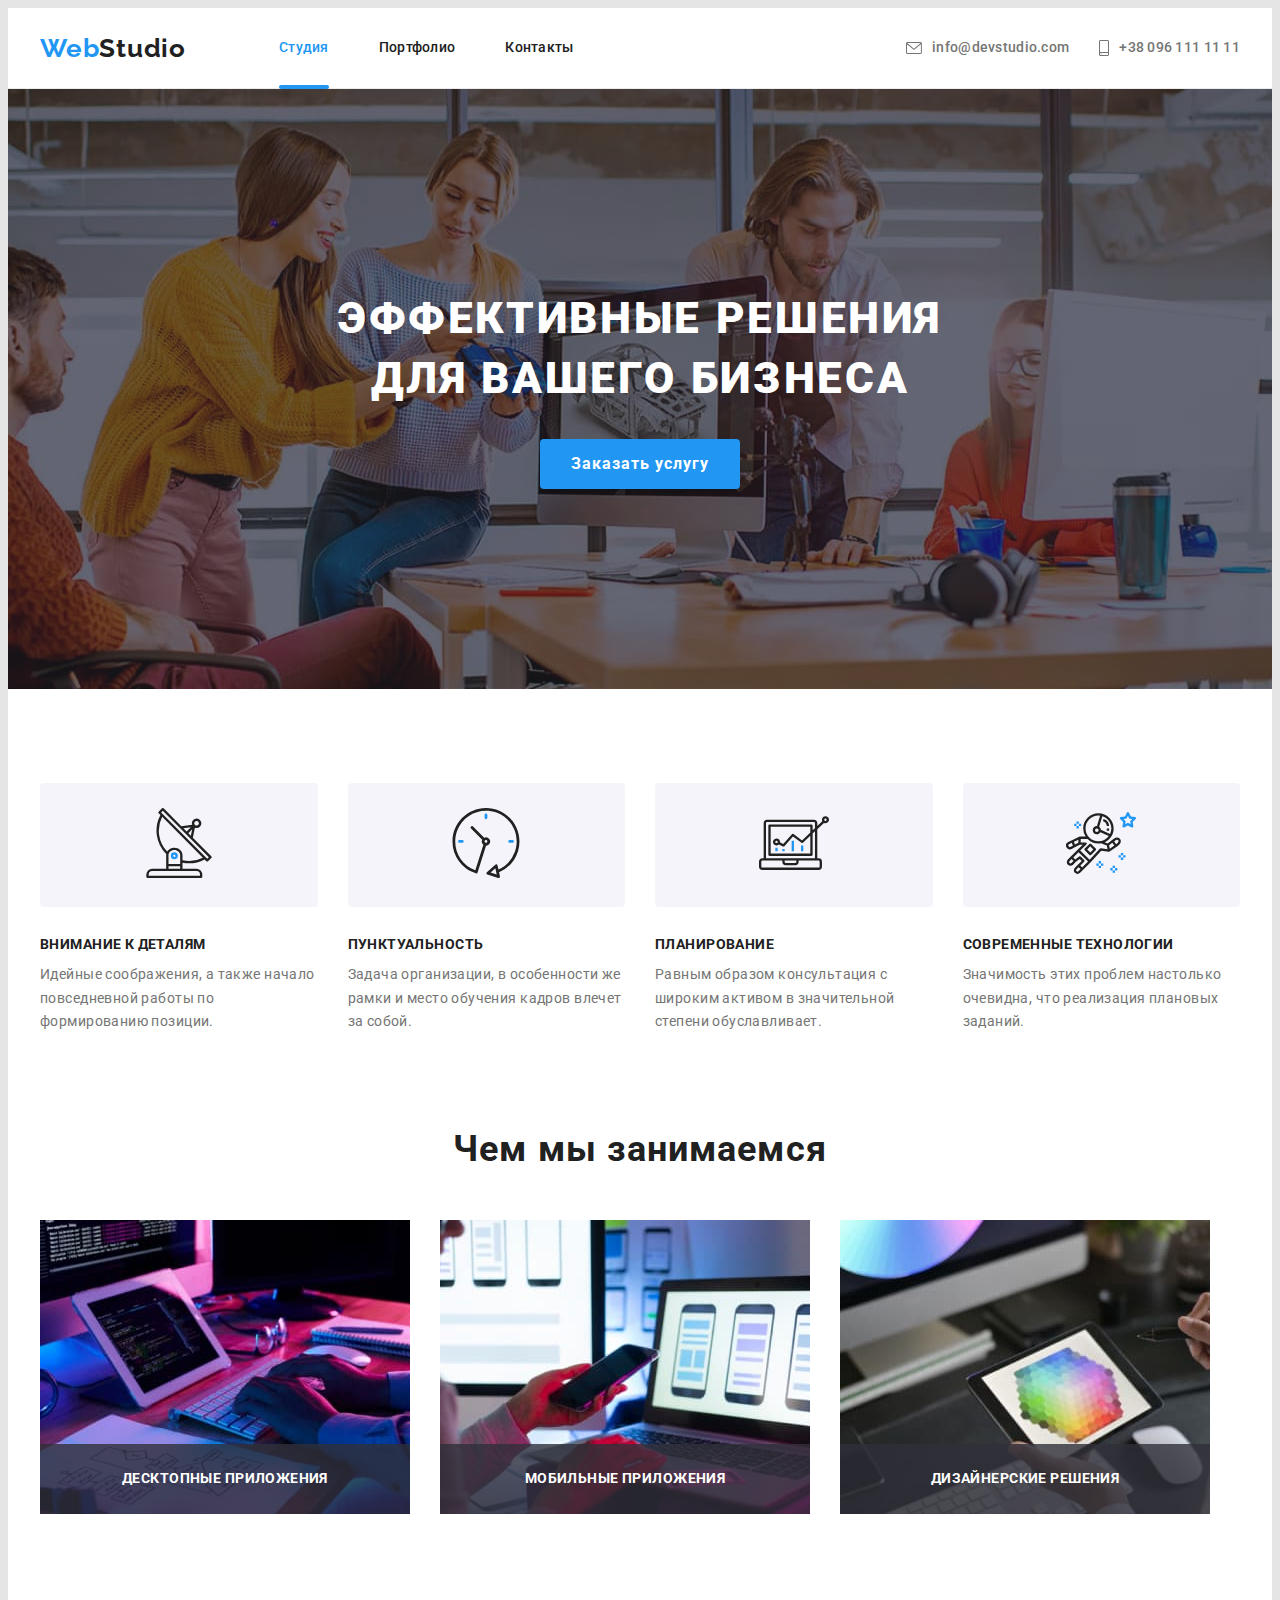
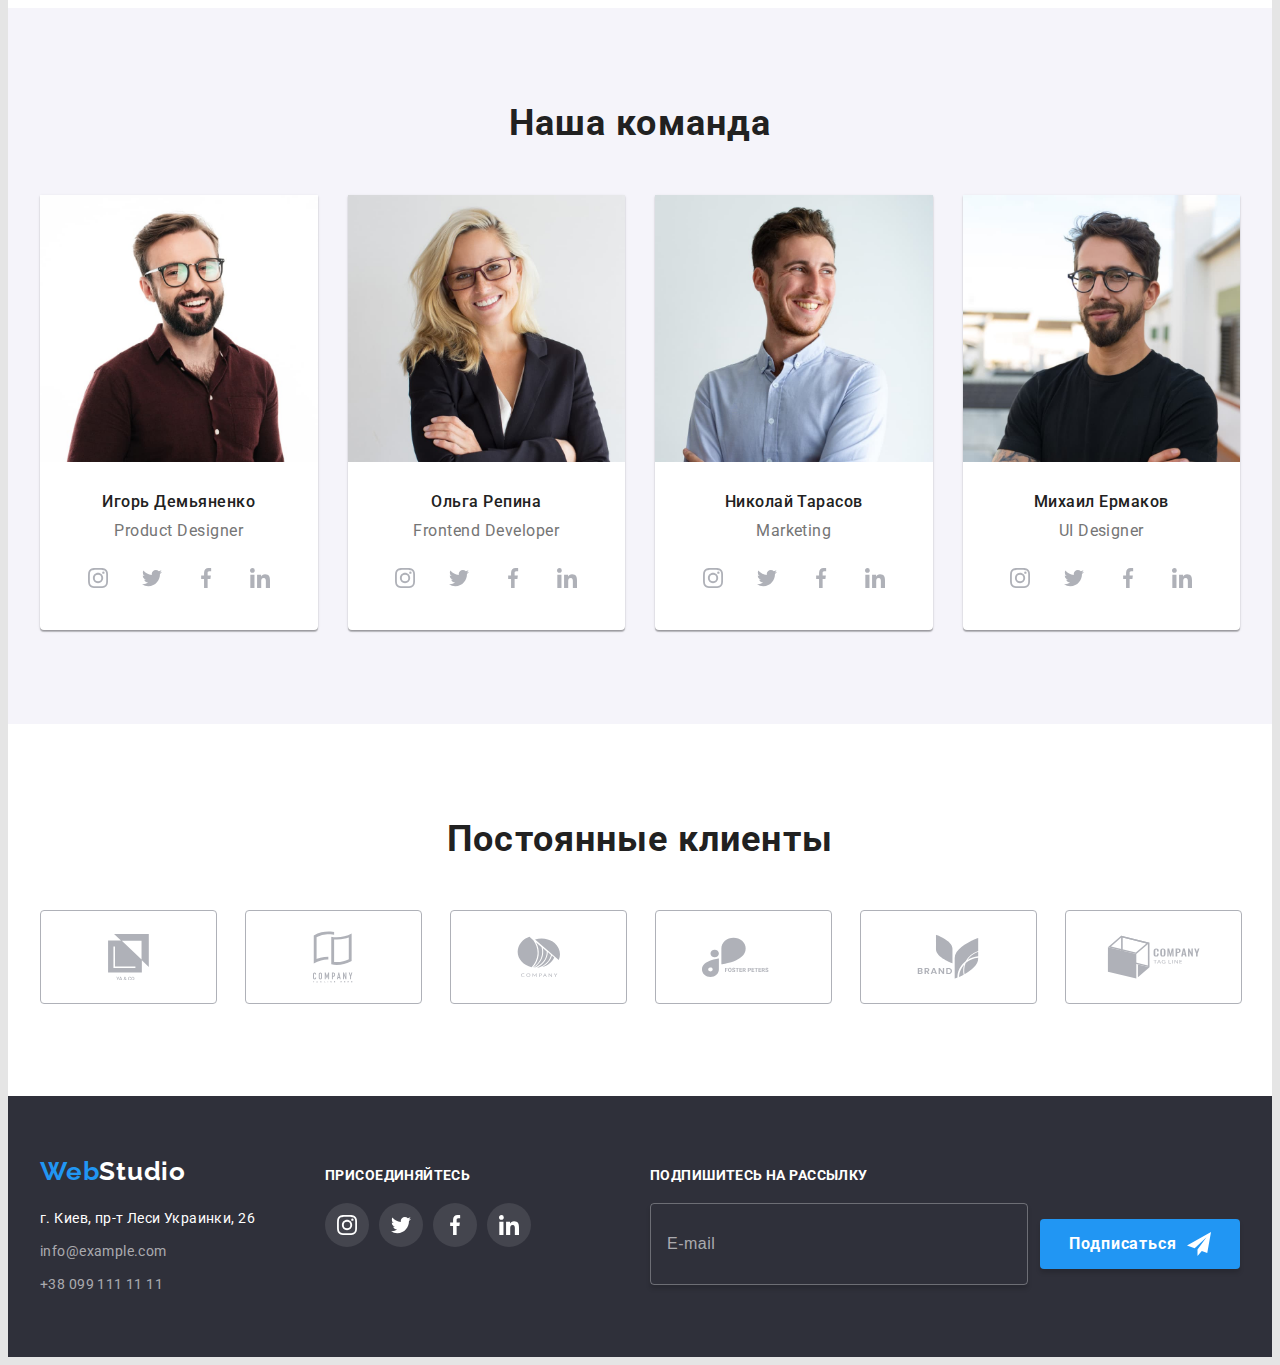
<file: index.html>
<!DOCTYPE html>
<html lang="ru">
  <head>
    <meta charset="UTF-8" />
    <meta http-equiv="X-UA-Compatible" content="IE=edge" />
    <meta name="viewport" content="width=device-width, initial-scale=1.0" />
    <title lang="en">Web Studio</title>
    <link rel="preconnect" href="https://fonts.googleapis.com" />
    <link rel="preconnect" href="https://fonts.gstatic.com" crossorigin />
    <link
      href="https://fonts.googleapis.com/css2?family=Raleway:wght@700&family=Roboto:wght@400;500;700;900&display=swap"
      rel="stylesheet"
    />
    <link
      rel="stylesheet"
      href="https://cdnjs.cloudflare.com/ajax/libs/modern-normalize/1.1.0/modern-normalize.min.css"
      integrity="sha512-wpPYUAdjBVSE4KJnH1VR1HeZfpl1ub8YT/NKx4PuQ5NmX2tKuGu6U/JRp5y+Y8XG2tV+wKQpNHVUX03MfMFn9Q=="
      crossorigin="anonymous"
      referrerpolicy="no-referrer"
    />
    <link rel="stylesheet" href="./css/main.min.css" />
  </head>
  <body>
    <header class="header">
      <div class="container header__container">
        <a href="" class="logo header__logo link"
          ><span class="logo__accent">Web</span>Studio</a
        >
        <button type="button" class="menu-open-btn menu-btn">
          <svg
            width="40"
            height="40"
            aria-level="Переключатель мобильного меню"
          >
            <use
              class="menu-icon menu-open-icon"
              href="./images/icons.svg#icon-open-menu"
            ></use>
          </svg>
        </button>
        <nav>
          <ul class="header__nav list">
            <li class="header__item">
              <a
                href="./index.html"
                class="header__link header__link--nav link header__link--current"
                >Студия</a
              >
            </li>
            <li class="header__item">
              <a
                href="./portfolio.html"
                class="header__link header__link--nav link"
                >Портфолио</a
              >
            </li>
            <li class="header__item">
              <a href="" class="header__link header__link--nav link"
                >Контакты</a
              >
            </li>
          </ul>
        </nav>
        <ul class="header__contact list">
          <li class="header__data">
            <a
              href="mailto:info@devstudio.com"
              class="header__link header__link--contact link"
            >
              <svg class="header__icon" width="16" height="12">
                <use href="./images/icons.svg#icon-envelope"></use>
              </svg>
              info@devstudio.com</a
            >
          </li>
          <li class="header__data">
            <a
              href="tel:+380961111111"
              class="header__link header__link--contact link"
              ><svg class="header__icon" width="10" height="16">
                <use href="./images/icons.svg#icon-smartphone"></use>
              </svg>
              +38 096 111 11 11</a
            >
          </li>
        </ul>
      </div>
      <div class="menu is-hidden">
        <button type="button" class="menu-close-btn menu-btn">
          <svg
            width="40"
            height="40"
            aria-level="Переключатель мобильного меню"
          >
            <use
              class="menu-icon menu--close-icon"
              href="./images/icons.svg#icon-close-menu"
            ></use>
          </svg>
        </button>
        <nav>
          <ul class="menu__nav list">
            <li class="menu__item">
              <a
                href="./index.html"
                class="menu__link menu__link--nav link menu__link--current"
                >Студия</a
              >
            </li>
            <li class="menu__item">
              <a href="./portfolio.html" class="menu__link menu__link--nav link"
                >Портфолио</a
              >
            </li>
            <li class="menu__item">
              <a href="" class="menu__link menu__link--nav link">Контакты</a>
            </li>
          </ul>
        </nav>
        <div class="menu__wrap">
          <ul class="menu__contact list">
            <li class="menu__data">
              <a href="tel:+380961111111" class="menu__link menu__tel link"
                >+38 096 111 11 11</a
              >
            </li>
            <li class="menu__data">
              <a
                href="mailto:info@devstudio.com"
                class="menu__link menu__mail link"
                >info@devstudio.com</a
              >
            </li>
          </ul>
          <ul class="menu__soc list">
            <li class="menu__soc-item">
              <a href="" class="menu__soc-link link">Instagram</a>
            </li>
            <li class="menu__soc-item">
              <a href="" class="menu__soc-link link">Twitter</a>
            </li>
            <li class="menu__soc-item">
              <a href="" class="menu__soc-link link">Facebook</a>
            </li>
            <li class="menu__soc-item">
              <a href="" class="menu__soc-link link">LinkedIn</a>
            </li>
          </ul>
        </div>
      </div>
    </header>
    <main>
      <section class="hero">
        <div class="container">
          <h1 class="hero__title">
            Эффективные решения <br />
            для вашего бизнеса
          </h1>
          <button type="button" class="button-main" data-modal-open>
            Заказать услугу
          </button>
        </div>
      </section>
      <section class="features section">
        <div class="container">
          <h2 class="visually-hidden">Особенности</h2>
          <ul class="features__list list">
            <li class="features__item">
              <div class="features__icon-bg">
                <svg class="features__icon" width="70" height="70">
                  <use href="./images/icons.svg#icon-antenna"></use>
                </svg>
              </div>
              <h3 class="features__title">Внимание к деталям</h3>
              <p class="features__text">
                Идейные соображения, а также начало повседневной работы по
                формированию позиции.
              </p>
            </li>
            <li class="features__item">
              <div class="features__icon-bg">
                <svg class="features__icon" width="70" height="70">
                  <use href="./images/icons.svg#icon-clock"></use>
                </svg>
              </div>
              <h3 class="features__title">Пунктуальность</h3>
              <p class="features__text">
                Задача организации, в особенности же рамки и место обучения
                кадров влечет за собой.
              </p>
            </li>
            <li class="features__item">
              <div class="features__icon-bg">
                <svg class="features__icon" width="70" height="70">
                  <use href="./images/icons.svg#icon-diagram"></use>
                </svg>
              </div>
              <h3 class="features__title">Планирование</h3>
              <p class="features__text">
                Равным образом консультация с широким активом в значительной
                степени обуславливает.
              </p>
            </li>
            <li class="features__item">
              <div class="features__icon-bg">
                <svg class="features__icon" width="70" height="70">
                  <use href="./images/icons.svg#icon-astronaut"></use>
                </svg>
              </div>
              <h3 class="features__title">Современные технологии</h3>
              <p class="features__text">
                Значимость этих проблем настолько очевидна, что реализация
                плановых заданий.
              </p>
            </li>
          </ul>
        </div>
      </section>
      <section class="occupation">
        <div class="container">
          <h2 class="section-title">Чем мы занимаемся</h2>
          <ul class="occupation__list list">
            <li class="occupation__item">
              <picture>
                <source
                  srcset="./images/img-1.jpg 1x, ./images/img-1-2x.jpg 2x"
                  media="(min-width:1200px)"
                />
                <img
                  src="./images/img-1.jpg"
                  alt="мужчина программирует"
                  width="370"
                  height="294"
                />
              </picture>
              <div class="occupation__wrap">
                <p class="occupation__text">Десктопные приложения</p>
              </div>
            </li>
            <li class="occupation__item">
              <picture>
                <source
                  srcset="./images/img-2.jpg 1x, ./images/img-2-2x.jpg 2x"
                  media="(min-width:1200px)"
                />
                <img
                  src="./images/img-2.jpg"
                  alt="телефон в женских руках"
                  width="370"
                  height="294"
                />
              </picture>

              <div class="occupation__wrap">
                <p class="occupation__text">Мобильные приложения</p>
              </div>
            </li>
            <li class="occupation__item">
              <picture>
                <source
                  srcset="./images/img-3.jpg 1x, ./images/img-3-2x.jpg 2x"
                  media="(min-width:1200px)"
                />
                <img
                  src="./images/img-3.jpg"
                  alt="цветовой спектр на планшете"
                  width="370"
                  height="294"
                />
              </picture>

              <div class="occupation__wrap">
                <p class="occupation__text">Дизайнерские решения</p>
              </div>
            </li>
          </ul>
        </div>
      </section>
      <section class="team section">
        <div class="container">
          <h2 class="section-title">Наша команда</h2>
          <ul class="team__list list">
            <li class="team__item">
              <picture>
                <source
                  srcset="./images/img-4.jpg 1x, ./images/img-4-2x.jpg 2x"
                  media="(min-width:1200px)"
                />
                <source
                  srcset="
                    ./images/img-4-tab.jpg    1x,
                    ./images/img-4-tab-2x.jpg 2x
                  "
                  media="(min-width:768px)"
                />
                <source
                  srcset="
                    ./images/img-4-mob.jpg    1x,
                    ./images/img-4-mob-2x.jpg 2x
                  "
                  media="(max-width:767px)"
                />
                <img
                  src="./images/img-4-mob.jpg"
                  alt="бородатый шатен в коричневой рубашке в очках"
                />
              </picture>

              <div class="team__text">
                <h3 class="team__title">Игорь Демьяненко</h3>
                <p lang="en" class="team__position">Product Designer</p>
                <ul class="social team__social list">
                  <li class="social__item">
                    <a href="" class="social__link social__link--first link">
                      <svg class="social__icon" width="20" height="20">
                        <use href="./images/icons.svg#icon-instagram"></use>
                      </svg>
                    </a>
                  </li>
                  <li class="social__item">
                    <a href="" class="social__link social__link--first link">
                      <svg class="social__icon" width="20" height="20">
                        <use href="./images/icons.svg#icon-twitter"></use>
                      </svg>
                    </a>
                  </li>
                  <li class="social__item">
                    <a href="" class="social__link social__link--first link">
                      <svg class="social__icon" width="20" height="20">
                        <use href="./images/icons.svg#icon-facebook"></use>
                      </svg>
                    </a>
                  </li>
                  <li class="social__item">
                    <a href="" class="social__link social__link--first link">
                      <svg class="social__icon" width="20" height="20">
                        <use href="./images/icons.svg#icon-linkedin"></use>
                      </svg>
                    </a>
                  </li>
                </ul>
              </div>
            </li>
            <li class="team__item">
              <picture>
                <source
                  srcset="./images/img-5.jpg 1x, ./images/img-5-2x.jpg 2x"
                  media="(min-width:1200px)"
                />
                <source
                  srcset="
                    ./images/img-5-tab.jpg    1x,
                    ./images/img-5-tab-2x.jpg 2x
                  "
                  media="(min-width:768px)"
                />
                <source
                  srcset="
                    ./images/img-5-mob.jpg    1x,
                    ./images/img-5-mob-2x.jpg 2x
                  "
                  media="(max-width:767px)"
                />
                <img
                  src="./images/img-5-mob.jpg"
                  alt="блондинка с веснушками в черном пиджаке в очках"
                />
              </picture>

              <div class="team__text">
                <h3 class="team__title">Ольга Репина</h3>
                <p lang="en" class="team__position">Frontend Developer</p>
                <ul class="social team__social list">
                  <li class="social__item">
                    <a href="" class="social__link social__link--first link">
                      <svg class="social__icon" width="20" height="20">
                        <use href="./images/icons.svg#icon-instagram"></use>
                      </svg>
                    </a>
                  </li>
                  <li class="social__item">
                    <a href="" class="social__link social__link--first link">
                      <svg class="social__icon" width="20" height="20">
                        <use href="./images/icons.svg#icon-twitter"></use>
                      </svg>
                    </a>
                  </li>
                  <li class="social__item">
                    <a href="" class="social__link social__link--first link">
                      <svg class="social__icon" width="20" height="20">
                        <use href="./images/icons.svg#icon-facebook"></use>
                      </svg>
                    </a>
                  </li>
                  <li class="social__item">
                    <a href="" class="social__link social__link--first link">
                      <svg class="social__icon" width="20" height="20">
                        <use href="./images/icons.svg#icon-linkedin"></use>
                      </svg>
                    </a>
                  </li>
                </ul>
              </div>
            </li>
            <li class="team__item">
              <picture>
                <source
                  srcset="./images/img-6.jpg 1x, ./images/img-6-2x.jpg 2x"
                  media="(min-width:1200px)"
                />
                <source
                  srcset="
                    ./images/img-6-tab.jpg    1x,
                    ./images/img-6-tab-2x.jpg 2x
                  "
                  media="(min-width:768px)"
                />
                <source
                  srcset="
                    ./images/img-6-mob.jpg    1x,
                    ./images/img-6-mob-2x.jpg 2x
                  "
                  media="(max-width:767px)"
                />
                <img
                  src="./images/img-6-mob.jpg"
                  alt="бородатый рыжий мужчина в синей рубашке"
                />
              </picture>

              <div class="team__text">
                <h3 class="team__title">Николай Тарасов</h3>
                <p lang="en" class="team__position">Marketing</p>
                <ul class="social team__social list">
                  <li class="social__item">
                    <a href="" class="social__link social__link--first link">
                      <svg class="social__icon" width="20" height="20">
                        <use href="./images/icons.svg#icon-instagram"></use>
                      </svg>
                    </a>
                  </li>
                  <li class="social__item">
                    <a href="" class="social__link social__link--first link">
                      <svg class="social__icon" width="20" height="20">
                        <use href="./images/icons.svg#icon-twitter"></use>
                      </svg>
                    </a>
                  </li>
                  <li class="social__item">
                    <a href="" class="social__link social__link--first link">
                      <svg class="social__icon" width="20" height="20">
                        <use href="./images/icons.svg#icon-facebook"></use>
                      </svg>
                    </a>
                  </li>
                  <li class="social__item">
                    <a href="" class="social__link social__link--first link">
                      <svg class="social__icon" width="20" height="20">
                        <use href="./images/icons.svg#icon-linkedin"></use>
                      </svg>
                    </a>
                  </li>
                </ul>
              </div>
            </li>
            <li class="team__item">
              <picture>
                <source
                  srcset="./images/img-7.jpg 1x, ./images/img-7-2x.jpg 2x"
                  media="(min-width:1200px)"
                />
                <source
                  srcset="
                    ./images/img-7-tab.jpg    1x,
                    ./images/img-7-tab-2x.jpg 2x
                  "
                  media="(min-width:768px)"
                />
                <source
                  srcset="
                    ./images/img-7-mob.jpg    1x,
                    ./images/img-7-mob-2x.jpg 2x
                  "
                  media="(max-width:767px)"
                />
                <img
                  src="./images/img-7-mob.jpg"
                  alt="бородатый шатен в черной футболке в очках"
                />
              </picture>

              <div class="team__text">
                <h3 class="team__title">Михаил Ермаков</h3>
                <p lang="en" class="team__position">UI Designer</p>
                <ul class="social team__social list">
                  <li class="social__item">
                    <a href="" class="social__link social__link--first link">
                      <svg class="social__icon" width="20" height="20">
                        <use href="./images/icons.svg#icon-instagram"></use>
                      </svg>
                    </a>
                  </li>
                  <li class="social__item">
                    <a href="" class="social__link social__link--first link">
                      <svg class="social__icon" width="20" height="20">
                        <use href="./images/icons.svg#icon-twitter"></use>
                      </svg>
                    </a>
                  </li>
                  <li class="social__item">
                    <a href="" class="social__link social__link--first link">
                      <svg class="social__icon" width="20" height="20">
                        <use href="./images/icons.svg#icon-facebook"></use>
                      </svg>
                    </a>
                  </li>
                  <li class="social__item">
                    <a href="" class="social__link social__link--first link">
                      <svg class="social__icon" width="20" height="20">
                        <use href="./images/icons.svg#icon-linkedin"></use>
                      </svg>
                    </a>
                  </li>
                </ul>
              </div>
            </li>
          </ul>
        </div>
      </section>
      <section class="clients section">
        <div class="container">
          <h2 class="section-title">Постоянные клиенты</h2>
          <ul class="clients__list list">
            <li class="clients__item">
              <a href="" class="clients__link link">
                <svg class="clients__icon" width="41" height="46.7">
                  <use href="./images/icons.svg#icon-clients-icon-1"></use>
                </svg>
              </a>
            </li>
            <li class="clients__item">
              <a href="" class="clients__link link">
                <svg class="clients__icon" width="40" height="52">
                  <use href="./images/icons.svg#icon-clients-icon-2"></use>
                </svg>
              </a>
            </li>
            <li class="clients__item">
              <a href="" class="clients__link link">
                <svg class="clients__icon" width="43.46" height="41.18">
                  <use href="./images/icons.svg#icon-clients-icon-3"></use>
                </svg>
              </a>
            </li>
            <li class="clients__item">
              <a href="" class="clients__link link">
                <svg class="clients__icon" width="84.44" height="40.62">
                  <use href="./images/icons.svg#icon-clients-icon-4"></use>
                </svg>
              </a>
            </li>
            <li class="clients__item">
              <a href="" class="clients__link link">
                <svg class="clients__icon" width="62.54" height="45.43">
                  <use href="./images/icons.svg#icon-clients-icon-5"></use>
                </svg>
              </a>
            </li>
            <li class="clients__item">
              <a href="" class="clients__link link">
                <svg class="clients__icon" width="93.79" height="43.93">
                  <use href="./images/icons.svg#icon-clients-icon-6"></use>
                </svg>
              </a>
            </li>
          </ul>
        </div>
      </section>
    </main>
    <footer class="footer">
      <div class="container footer__container">
        <div class="footer__wrap">
          <div class="footer__address">
            <a href="" class="logo footer__logo link"
              ><span class="logo__accent">Web</span>Studio</a
            >
            <address>
              <ul class="footer__list list">
                <li class="footer__item">
                  <a
                    href="https://goo.gl/maps/TNpUosQZodaYW8YJA"
                    target="_blank"
                    rel="noopener noindex nofollow"
                    class="footer__link footer__link--map link"
                    >г. Киев, пр-т Леси Украинки, 26</a
                  >
                </li>
                <li class="footer__item">
                  <a href="mailto:info@example.com" class="footer__link link"
                    >info@example.com</a
                  >
                </li>
                <li class="footer__item">
                  <a href="tel:+380991111111" class="footer__link link"
                    >+38 099 111 11 11</a
                  >
                </li>
              </ul>
            </address>
          </div>
          <div class="footer__social">
            <h2 class="footer__title">присоединяйтесь</h2>
            <ul class="social list">
              <li class="social__item">
                <a href="" class="social__link social__link--second link">
                  <svg class="social__icon" width="20" height="20">
                    <use href="./images/icons.svg#icon-instagram"></use>
                  </svg>
                </a>
              </li>
              <li class="social__item">
                <a href="" class="social__link social__link--second link">
                  <svg class="social__icon" width="20" height="20">
                    <use href="./images/icons.svg#icon-twitter"></use>
                  </svg>
                </a>
              </li>
              <li class="social__item">
                <a href="" class="social__link social__link--second link">
                  <svg class="social__icon" width="20" height="20">
                    <use href="./images/icons.svg#icon-facebook"></use>
                  </svg>
                </a>
              </li>
              <li class="social__item">
                <a href="" class="social__link social__link--second link">
                  <svg class="social__icon" width="20" height="20">
                    <use href="./images/icons.svg#icon-linkedin"></use>
                  </svg>
                </a>
              </li>
            </ul>
          </div>
        </div>
        <div class="form-sub">
          <h2 class="footer__title">Подпишитесь на рассылку</h2>
          <form class="form-sub__wrap">
            <input
              type="email"
              name="e-mail"
              placeholder="E-mail"
              class="form-sub__input"
              required
            />
            <button type="submit" class="button-main form-sub__btn">
              Подписаться
              <svg class="form-sub__icon" width="24" height="24">
                <use href="./images/icons.svg#icon-send"></use>
              </svg>
            </button>
          </form>
        </div>
      </div>
    </footer>
    <div class="backdrop is-hidden" data-modal>
      <div class="modal is-hidden" data-modal>
        <button type="button" class="modal__btn" data-modal-close>
          <svg class="modal__icon" width="11" height="11">
            <use href="./images/icons.svg#icon-cross"></use>
          </svg>
        </button>
        <p class="modal__title">Оставьте свои данные, мы вам перезвоним</p>
        <form>
          <ul class="form list">
            <li class="form__item">
              <label for="user-name" class="form__label">Имя</label>
              <div class="form__wrap">
                <input
                  type="text"
                  name="user-name"
                  id="user-name"
                  class="form__input form__text-field"
                  required
                />
                <svg class="form__icon" width="18" height="18">
                  <use href="./images/icons.svg#icon-person"></use>
                </svg>
              </div>
            </li>
            <li class="form__item">
              <label for="tel" class="form__label">Телефон</label>
              <div class="form__wrap">
                <input
                  type="tel"
                  name="user-tel"
                  id="tel"
                  class="form__input form__text-field"
                  required
                />
                <svg class="form__icon" width="18" height="18">
                  <use href="./images/icons.svg#icon-phone"></use>
                </svg>
              </div>
            </li>
            <li class="form__item">
              <label for="mail" class="form__label">Почта</label>
              <div class="form__wrap">
                <input
                  type="email"
                  name="user-mail"
                  id="mail"
                  class="form__input form__text-field"
                  required
                />
                <svg class="form__icon" width="18" height="18">
                  <use href="./images/icons.svg#icon-email"></use>
                </svg>
              </div>
            </li>
            <li class="form__item">
              <label for="comment" class="form__label">Комментарий</label>
              <textarea
                name="comment"
                id="comment"
                placeholder="Введите текст"
                class="form__comment form__text-field"
              ></textarea>
            </li>
          </ul>
          <div class="policy">
            <input
              type="checkbox"
              name="policy"
              id="policy"
              value="Соглашаюсь с рассылкой и принимаю Условия договора"
              class="policy__input visually-hidden"
              required
            />
            <label for="policy" class="policy__text">
              <svg class="policy__icon" width="11" height="8">
                <use href="./images/icons.svg#icon-check"></use>
              </svg>
              Соглашаюсь с рассылкой и принимаю&nbsp;
              <a href="" class="policy__link link">Условия договора</a>
            </label>
          </div>

          <button type="submit" class="button-main">Отправить</button>
        </form>
      </div>
    </div>
    <script src="./js/modal.js"></script>
    <script src="./js/mobile-menu.js"></script>
  </body>
</html>
</file>
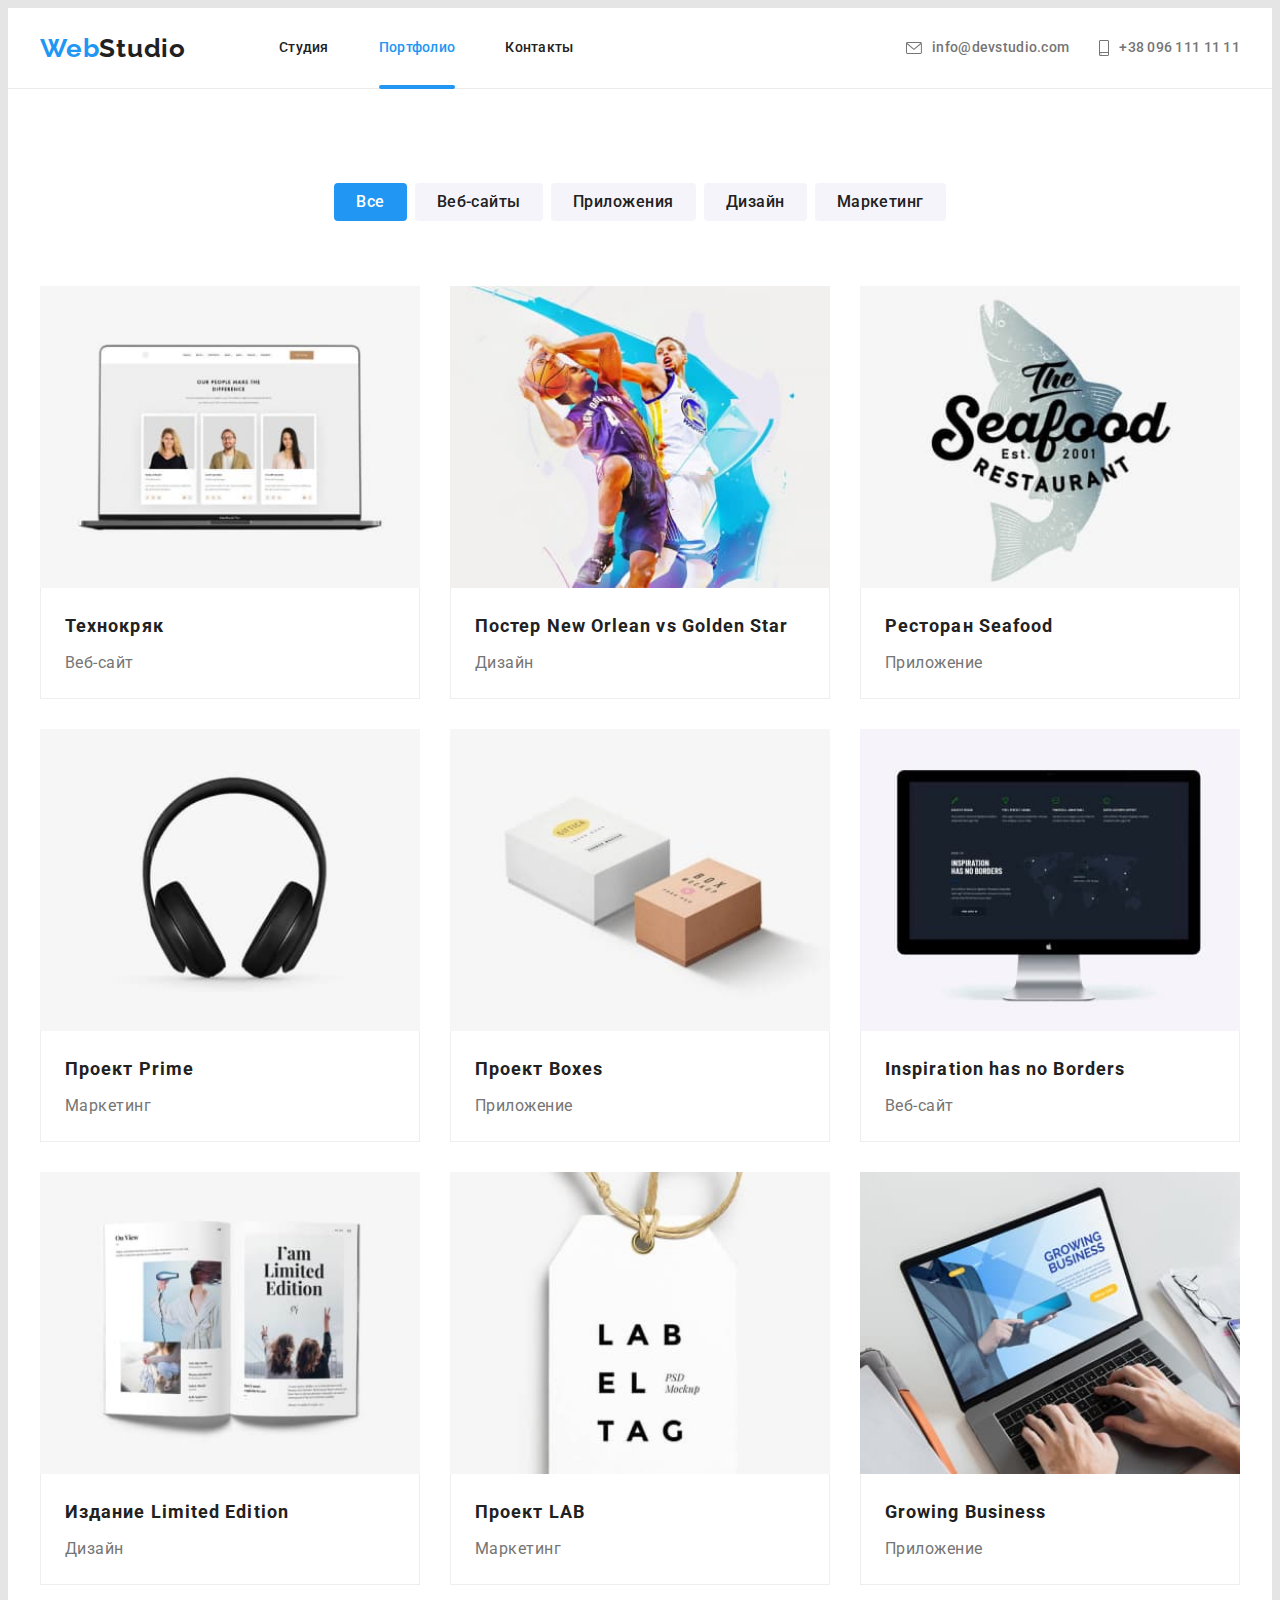
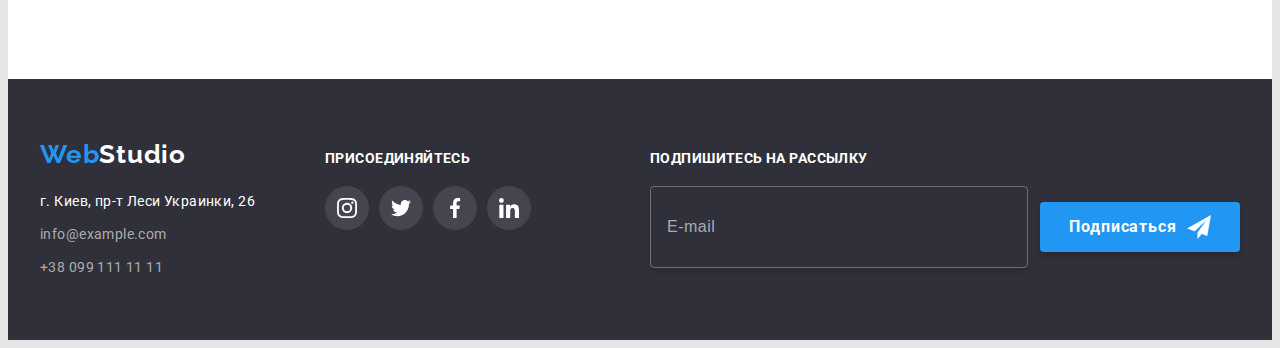
<file: portfolio.html>
<!DOCTYPE html>
<html lang="ru">
  <head>
    <meta charset="UTF-8" />
    <meta http-equiv="X-UA-Compatible" content="IE=edge" />
    <meta name="viewport" content="width=device-width, initial-scale=1.0" />
    <title>Портфолио</title>
    <link rel="preconnect" href="https://fonts.googleapis.com" />
    <link rel="preconnect" href="https://fonts.gstatic.com" crossorigin />
    <link
      href="https://fonts.googleapis.com/css2?family=Raleway:wght@700&family=Roboto:wght@400;500;700;900&display=swap"
      rel="stylesheet"
    />
    <link
      rel="stylesheet"
      href="https://cdnjs.cloudflare.com/ajax/libs/modern-normalize/1.1.0/modern-normalize.min.css"
      integrity="sha512-wpPYUAdjBVSE4KJnH1VR1HeZfpl1ub8YT/NKx4PuQ5NmX2tKuGu6U/JRp5y+Y8XG2tV+wKQpNHVUX03MfMFn9Q=="
      crossorigin="anonymous"
      referrerpolicy="no-referrer"
    />
    <link rel="stylesheet" href="./css/main.min.css" />
  </head>
  <body>
    <header class="header">
      <div class="container header__container">
        <a href="" class="logo header__logo link"
          ><span class="logo__accent">Web</span>Studio</a
        >
        <button type="button" class="menu-open-btn menu-btn">
          <svg
            width="40"
            height="40"
            aria-level="Переключатель мобильного меню"
          >
            <use
              class="menu-icon menu-open-icon"
              href="./images/icons.svg#icon-open-menu"
            ></use>
          </svg>
        </button>
        <nav>
          <ul class="header__nav list">
            <li class="header__item">
              <a href="./index.html" class="header__link header__link--nav link"
                >Студия</a
              >
            </li>
            <li class="header__item">
              <a
                href="./portfolio.html"
                class="header__link header__link--nav link header__link--current"
                >Портфолио</a
              >
            </li>
            <li class="header__item">
              <a href="" class="header__link header__link--nav link"
                >Контакты</a
              >
            </li>
          </ul>
        </nav>
        <ul class="header__contact list">
          <li class="header__data">
            <a
              href="mailto:info@devstudio.com"
              class="header__link header__link--contact link"
            >
              <svg class="header__icon" width="16" height="12">
                <use href="./images/icons.svg#icon-envelope"></use>
              </svg>
              info@devstudio.com</a
            >
          </li>
          <li class="header__data">
            <a
              href="tel:+380961111111"
              class="header__link header__link--contact link"
              ><svg class="header__icon" width="10" height="16">
                <use href="./images/icons.svg#icon-smartphone"></use>
              </svg>
              +38 096 111 11 11</a
            >
          </li>
        </ul>
      </div>
      <div class="menu is-hidden">
        <button type="button" class="menu-close-btn menu-btn">
          <svg
            width="40"
            height="40"
            aria-level="Переключатель мобильного меню"
          >
            <use
              class="menu-icon menu--close-icon"
              href="./images/icons.svg#icon-close-menu"
            ></use>
          </svg>
        </button>
        <nav>
          <ul class="menu__nav list">
            <li class="menu__item">
              <a href="./index.html" class="menu__link menu__link--nav link"
                >Студия</a
              >
            </li>
            <li class="menu__item">
              <a
                href="./portfolio.html"
                class="menu__link menu__link--nav link menu__link--current"
                >Портфолио</a
              >
            </li>
            <li class="menu__item">
              <a href="" class="menu__link menu__link--nav link">Контакты</a>
            </li>
          </ul>
        </nav>
        <div class="menu__wrap">
          <ul class="menu__contact list">
            <li class="menu__data">
              <a href="tel:+380961111111" class="menu__link menu__tel link"
                >+38 096 111 11 11</a
              >
            </li>
            <li class="menu__data">
              <a
                href="mailto:info@devstudio.com"
                class="menu__link menu__mail link"
                >info@devstudio.com</a
              >
            </li>
          </ul>
          <ul class="menu__soc list">
            <li class="menu__soc-item">
              <a href="" class="menu__soc-link link">Instagram</a>
            </li>
            <li class="menu__soc-item">
              <a href="" class="menu__soc-link link">Twitter</a>
            </li>
            <li class="menu__soc-item">
              <a href="" class="menu__soc-link link">Facebook</a>
            </li>
            <li class="menu__soc-item">
              <a href="" class="menu__soc-link link">LinkedIn</a>
            </li>
          </ul>
        </div>
      </div>
    </header>
    <main>
      <section class="portfolio section">
        <div class="container">
          <h1 class="visually-hidden">Портфолио</h1>
          <ul class="portfolio__btns list">
            <li class="portfolio__btn">
              <button
                type="button"
                class="button-secondary button-secondary--current"
              >
                Все
              </button>
            </li>
            <li class="portfolio__btn">
              <button type="button" class="button-secondary">Веб-сайты</button>
            </li>
            <li class="portfolio__btn">
              <button type="button" class="button-secondary">Приложения</button>
            </li>
            <li class="portfolio__btn">
              <button type="button" class="button-secondary">Дизайн</button>
            </li>
            <li class="portfolio__btn">
              <button type="button" class="button-secondary">Маркетинг</button>
            </li>
          </ul>
          <ul class="grid list">
            <li class="product">
              <a href="" class="product__link link">
                <div class="product__wrap">
                  <picture>
                    <source
                      srcset="
                        ./images/img-portfolio-1.jpg    1x,
                        ./images/img-portfolio-1-2x.jpg 2x
                      "
                      media="(min-width:1200px)"
                    />
                    <source
                      srcset="
                        ./images/img-portfolio-1-tab.jpg    1x,
                        ./images/img-portfolio-1-tab-2x.jpg 2x
                      "
                      media="(min-width:768px)"
                    />
                    <source
                      srcset="
                        ./images/img-portfolio-1-mob.jpg    1x,
                        ./images/img-portfolio-1-mob-2x.jpg 2x
                      "
                      media="(max-width:767px)"
                    />
                    <img
                      src="./images/img-portfolio-1-mob.jpg"
                      alt="пример веб-сайта Технокряк"
                      class="product__img"
                    />
                  </picture>

                  <div class="product__overlay">
                    <p class="product__description">
                      Ресурс предлагает комплексные предложения с разным уровнем
                      функционала и сервисов. Все это позволит посетителю
                      получить исчерпывающие сведения о компании или частном
                      лице.
                    </p>
                  </div>
                </div>

                <div class="product__text">
                  <h2 class="product__title">Технокряк</h2>
                  <p class="product__type">Веб-сайт</p>
                </div>
              </a>
            </li>
            <li class="product">
              <a href="" class="product__link link">
                <div class="product__wrap">
                  <picture>
                    <source
                      srcset="
                        ./images/img-portfolio-2.jpg    1x,
                        ./images/img-portfolio-2-2x.jpg 2x
                      "
                      media="(min-width:1200px)"
                    />
                    <source
                      srcset="
                        ./images/img-portfolio-2-tab.jpg    1x,
                        ./images/img-portfolio-2-tab-2x.jpg 2x
                      "
                      media="(min-width:768px)"
                    />
                    <source
                      srcset="
                        ./images/img-portfolio-2-mob.jpg    1x,
                        ./images/img-portfolio-2-mob-2x.jpg 2x
                      "
                      media="(max-width:767px)"
                    />
                    <img
                      src="./images/img-portfolio-2-mob.jpg"
                      alt="пример постера"
                      class="product__img"
                    />
                  </picture>

                  <div class="product__overlay">
                    <p class="product__description">
                      Ресурс предлагает комплексные предложения с разным уровнем
                      функционала и сервисов. Все это позволит посетителю
                      получить исчерпывающие сведения о компании или частном
                      лице.
                    </p>
                  </div>
                </div>
                <div class="product__text">
                  <h2 class="product__title">
                    Постер <span lang="en">New Orlean vs Golden Star</span>
                  </h2>
                  <p class="product__type">Дизайн</p>
                </div>
              </a>
            </li>
            <li class="product">
              <a href="" class="product__link link">
                <div class="product__wrap">
                  <picture>
                    <source
                      srcset="
                        ./images/img-portfolio-3.jpg    1x,
                        ./images/img-portfolio-3-2x.jpg 2x
                      "
                      media="(min-width:1200px)"
                    />
                    <source
                      srcset="
                        ./images/img-portfolio-3-tab.jpg    1x,
                        ./images/img-portfolio-3-tab-2x.jpg 2x
                      "
                      media="(min-width:768px)"
                    />
                    <source
                      srcset="
                        ./images/img-portfolio-3-mob.jpg    1x,
                        ./images/img-portfolio-3-mob-2x.jpg 2x
                      "
                      media="(max-width:767px)"
                    />
                    <img
                      src="./images/img-portfolio-3-mob.jpg"
                      alt="лого ресторана"
                      class="product__img"
                    />
                  </picture>

                  <div class="product__overlay">
                    <p class="product__description">
                      Ресурс предлагает комплексные предложения с разным уровнем
                      функционала и сервисов. Все это позволит посетителю
                      получить исчерпывающие сведения о компании или частном
                      лице.
                    </p>
                  </div>
                </div>
                <div class="product__text">
                  <h2 class="product__title">
                    Ресторан <span lang="en">Seafood</span>
                  </h2>
                  <p class="product__type">Приложение</p>
                </div>
              </a>
            </li>

            <li class="product">
              <a href="" class="product__link link">
                <div class="product__wrap">
                  <picture>
                    <source
                      srcset="
                        ./images/img-portfolio-4.jpg    1x,
                        ./images/img-portfolio-4-2x.jpg 2x
                      "
                      media="(min-width:1200px)"
                    />
                    <source
                      srcset="
                        ./images/img-portfolio-4-tab.jpg    1x,
                        ./images/img-portfolio-4-tab-2x.jpg 2x
                      "
                      media="(min-width:768px)"
                    />
                    <source
                      srcset="
                        ./images/img-portfolio-4-mob.jpg    1x,
                        ./images/img-portfolio-4-mob-2x.jpg 2x
                      "
                      media="(max-width:767px)"
                    />
                    <img
                      src="./images/img-portfolio-4-mob.jpg"
                      alt="большие наушники"
                      class="product__img"
                    />
                  </picture>
                  <div class="product__overlay">
                    <p class="product__description">
                      Ресурс предлагает комплексные предложения с разным уровнем
                      функционала и сервисов. Все это позволит посетителю
                      получить исчерпывающие сведения о компании или частном
                      лице.
                    </p>
                  </div>
                </div>

                <div class="product__text">
                  <h2 class="product__title">
                    Проект <span lang="en">Prime</span>
                  </h2>
                  <p class="product__type">Маркетинг</p>
                </div>
              </a>
            </li>
            <li class="product">
              <a href="" class="product__link link">
                <div class="product__wrap">
                  <picture>
                    <source
                      srcset="
                        ./images/img-portfolio-5.jpg    1x,
                        ./images/img-portfolio-5-2x.jpg 2x
                      "
                      media="(min-width:1200px)"
                    />
                    <source
                      srcset="
                        ./images/img-portfolio-5-tab.jpg    1x,
                        ./images/img-portfolio-5-tab-2x.jpg 2x
                      "
                      media="(min-width:768px)"
                    />
                    <source
                      srcset="
                        ./images/img-portfolio-5-mob.jpg    1x,
                        ./images/img-portfolio-5-mob-2x.jpg 2x
                      "
                      media="(max-width:767px)"
                    />
                    <img
                      src="./images/img-portfolio-5-mob.jpg"
                      alt="белая и коричневая коробка"
                      class="product__img"
                    />
                  </picture>
                  <div class="product__overlay">
                    <p class="product__description">
                      Ресурс предлагает комплексные предложения с разным уровнем
                      функционала и сервисов. Все это позволит посетителю
                      получить исчерпывающие сведения о компании или частном
                      лице.
                    </p>
                  </div>
                </div>

                <div class="product__text">
                  <h2 class="product__title">
                    Проект <span lang="en"> Boxes</span>
                  </h2>
                  <p class="product__type">Приложение</p>
                </div>
              </a>
            </li>
            <li class="product">
              <a href="" class="product__link link">
                <div class="product__wrap">
                  <picture>
                    <source
                      srcset="
                        ./images/img-portfolio-6.jpg    1x,
                        ./images/img-portfolio-6-2x.jpg 2x
                      "
                      media="(min-width:1200px)"
                    />
                    <source
                      srcset="
                        ./images/img-portfolio-6-tab.jpg    1x,
                        ./images/img-portfolio-6-tab-2x.jpg 2x
                      "
                      media="(min-width:768px)"
                    />
                    <source
                      srcset="
                        ./images/img-portfolio-6-mob.jpg    1x,
                        ./images/img-portfolio-6-mob-2x.jpg 2x
                      "
                      media="(max-width:767px)"
                    />
                    <img
                      src="./images/img-portfolio-6-mob.jpg"
                      alt="пример веб-сайта"
                      class="product__img"
                    />
                  </picture>

                  <div class="product__overlay">
                    <p class="product__description">
                      Ресурс предлагает комплексные предложения с разным уровнем
                      функционала и сервисов. Все это позволит посетителю
                      получить исчерпывающие сведения о компании или частном
                      лице.
                    </p>
                  </div>
                </div>

                <div class="product__text">
                  <h2 lang="en" class="product__title">
                    Inspiration has no Borders
                  </h2>
                  <p class="product__type">Веб-сайт</p>
                </div>
              </a>
            </li>
            <li class="product">
              <a href="" class="product__link link">
                <div class="product__wrap">
                  <picture>
                    <source
                      srcset="
                        ./images/img-portfolio-7.jpg    1x,
                        ./images/img-portfolio-7-2x.jpg 2x
                      "
                      media="(min-width:1200px)"
                    />
                    <source
                      srcset="
                        ./images/img-portfolio-7-tab.jpg    1x,
                        ./images/img-portfolio-7-tab-2x.jpg 2x
                      "
                      media="(min-width:768px)"
                    />
                    <source
                      srcset="
                        ./images/img-portfolio-7-mob.jpg    1x,
                        ./images/img-portfolio-7-mob-2x.jpg 2x
                      "
                      media="(max-width:767px)"
                    />
                    <img
                      src="./images/img-portfolio-7-mob.jpg"
                      alt="журнал с дизайном"
                      class="product__img"
                    />
                  </picture>
                  <div class="product__overlay">
                    <p class="product__description">
                      Ресурс предлагает комплексные предложения с разным уровнем
                      функционала и сервисов. Все это позволит посетителю
                      получить исчерпывающие сведения о компании или частном
                      лице.
                    </p>
                  </div>
                </div>

                <div class="product__text">
                  <h2 class="product__title">
                    Издание <span lang="en">Limited Edition</span>
                  </h2>
                  <p class="product__type">Дизайн</p>
                </div>
              </a>
            </li>
            <li class="product">
              <a href="" class="product__link link">
                <div class="product__wrap">
                  <picture>
                    <source
                      srcset="
                        ./images/img-portfolio-8.jpg    1x,
                        ./images/img-portfolio-8-2x.jpg 2x
                      "
                      media="(min-width:1200px)"
                    />
                    <source
                      srcset="
                        ./images/img-portfolio-8-tab.jpg    1x,
                        ./images/img-portfolio-8-tab-2x.jpg 2x
                      "
                      media="(min-width:768px)"
                    />
                    <source
                      srcset="
                        ./images/img-portfolio-8-mob.jpg    1x,
                        ./images/img-portfolio-8-mob-2x.jpg 2x
                      "
                      media="(max-width:767px)"
                    />
                    <img
                      src="./images/img-portfolio-8-mob.jpg"
                      alt="ярлык проекта"
                      class="product__img"
                    />
                  </picture>

                  <div class="product__overlay">
                    <p class="product__description">
                      Ресурс предлагает комплексные предложения с разным уровнем
                      функционала и сервисов. Все это позволит посетителю
                      получить исчерпывающие сведения о компании или частном
                      лице.
                    </p>
                  </div>
                </div>

                <div class="product__text">
                  <h2 class="product__title">
                    Проект <span lang="en">LAB</span>
                  </h2>
                  <p class="product__type">Маркетинг</p>
                </div>
              </a>
            </li>
            <li class="product">
              <a href="" class="product__link link">
                <div class="product__wrap">
                  <picture>
                    <source
                      srcset="
                        ./images/img-portfolio-9.jpg    1x,
                        ./images/img-portfolio-9-2x.jpg 2x
                      "
                      media="(min-width:1200px)"
                    />
                    <source
                      srcset="
                        ./images/img-portfolio-9-tab.jpg    1x,
                        ./images/img-portfolio-9-tab-2x.jpg 2x
                      "
                      media="(min-width:768px)"
                    />
                    <source
                      srcset="
                        ./images/img-portfolio-9-mob.jpg    1x,
                        ./images/img-portfolio-9-mob-2x.jpg 2x
                      "
                      media="(max-width:767px)"
                    />
                    <img
                      src="./images/img-portfolio-9-mob.jpg"
                      alt="пример приложение"
                      class="product__img"
                    />
                  </picture>
                  <div class="product__overlay">
                    <p class="product__description">
                      Ресурс предлагает комплексные предложения с разным уровнем
                      функционала и сервисов. Все это позволит посетителю
                      получить исчерпывающие сведения о компании или частном
                      лице.
                    </p>
                  </div>
                </div>

                <div class="product__text">
                  <h2 lang="en" class="product__title">Growing Business</h2>
                  <p class="product__type">Приложение</p>
                </div>
              </a>
            </li>
          </ul>
        </div>
      </section>
    </main>
    <footer class="footer">
      <div class="container footer__container">
        <div class="footer__wrap">
          <div class="footer__address">
            <a href="" class="logo footer__logo link"
              ><span class="logo__accent">Web</span>Studio</a
            >
            <address>
              <ul class="footer__list list">
                <li class="footer__item">
                  <a
                    href="https://goo.gl/maps/TNpUosQZodaYW8YJA"
                    target="_blank"
                    rel="noopener noindex nofollow"
                    class="footer__link footer__link--map link"
                    >г. Киев, пр-т Леси Украинки, 26</a
                  >
                </li>
                <li class="footer__item">
                  <a href="mailto:info@example.com" class="footer__link link"
                    >info@example.com</a
                  >
                </li>
                <li class="footer__item">
                  <a href="tel:+380991111111" class="footer__link link"
                    >+38 099 111 11 11</a
                  >
                </li>
              </ul>
            </address>
          </div>
          <div class="footer__social">
            <h2 class="footer__title">присоединяйтесь</h2>
            <ul class="social list">
              <li class="social__item">
                <a href="" class="social__link social__link--second link">
                  <svg class="social__icon" width="20" height="20">
                    <use href="./images/icons.svg#icon-instagram"></use>
                  </svg>
                </a>
              </li>
              <li class="social__item">
                <a href="" class="social__link social__link--second link">
                  <svg class="social__icon" width="20" height="20">
                    <use href="./images/icons.svg#icon-twitter"></use>
                  </svg>
                </a>
              </li>
              <li class="social__item">
                <a href="" class="social__link social__link--second link">
                  <svg class="social__icon" width="20" height="20">
                    <use href="./images/icons.svg#icon-facebook"></use>
                  </svg>
                </a>
              </li>
              <li class="social__item">
                <a href="" class="social__link social__link--second link">
                  <svg class="social__icon" width="20" height="20">
                    <use href="./images/icons.svg#icon-linkedin"></use>
                  </svg>
                </a>
              </li>
            </ul>
          </div>
        </div>
        <div class="form-sub">
          <h2 class="footer__title">Подпишитесь на рассылку</h2>
          <form class="form-sub__wrap">
            <input
              type="email"
              name="e-mail"
              placeholder="E-mail"
              class="form-sub__input"
              required
            />
            <button type="submit" class="button-main form-sub__btn">
              Подписаться
              <svg class="form-sub__icon" width="24" height="24">
                <use href="./images/icons.svg#icon-send"></use>
              </svg>
            </button>
          </form>
        </div>
      </div>
    </footer>
    <script src="./js/mobile-menu.js"></script>
  </body>
</html>
</file>
<file: css/main.min.css>
body{font-family:"Roboto",sans-serif;color:#757575;background-color:#e5e5e5}img{display:block;width:100%;height:auto}p,h1,h2,h3,h4,h5,h6{margin:0}ul,ol{padding-left:0;margin:0}.link{text-decoration:none}.list{list-style:none}.container{width:100%;padding-left:15px;padding-right:15px;margin:0 auto}@media screen and (min-width: 480px){.container{max-width:480px}}@media screen and (min-width: 768px){.container{max-width:768px}}@media screen and (min-width: 1200px){.container{max-width:1200px}}.visually-hidden{position:absolute;white-space:nowrap;width:1px;height:1px;overflow:hidden;border:0;padding:0;clip:rect(0 0 0 0);clip-path:inset(50%);margin:-1px}.logo{font-family:"Raleway",sans-serif;font-weight:700;font-size:24px;line-height:1.19;letter-spacing:.03em}@media screen and (min-width: 1200px){.logo{font-size:26px}}.logo__accent{color:#2196f3}.section{padding-top:60px;padding-bottom:60px}@media screen and (min-width: 1200px){.section{padding-top:94px;padding-bottom:94px}}.section-title{margin-bottom:30px;font-weight:700;font-size:28px;line-height:1.17;text-align:center;letter-spacing:.03em;color:#212121}@media screen and (min-width: 1200px){.section-title{margin-bottom:50px;font-size:36px}}.button-main{display:block;width:200px;height:50px;margin-right:auto;margin-left:auto;padding-top:10px;padding-bottom:10px;font-family:inherit;font-weight:700;font-size:16px;line-height:1.88;letter-spacing:.06em;text-align:center;cursor:pointer;box-shadow:0px 4px 4px rgba(0,0,0,.15);border-radius:4px;border:none;color:#fff;background:#2196f3;transition:background-color 250ms cubic-bezier(0.4, 0, 0.2, 1)}.button-main:hover,.button-main:focus{background-color:#188ce8}.button-secondary{display:inline-block;padding:6px 22px;font-family:inherit;font-weight:500;font-size:16px;text-align:center;line-height:1.62;letter-spacing:.03em;cursor:pointer;color:#212121;background-color:#f5f4fa;border-radius:4px;border:none;transition:color 250ms cubic-bezier(0.4, 0, 0.2, 1),background-color 250ms cubic-bezier(0.4, 0, 0.2, 1),box-shadow 250ms cubic-bezier(0.4, 0, 0.2, 1)}.button-secondary:hover,.button-secondary:focus{color:#fff;background-color:#2196f3;box-shadow:0px 3px 1px rgba(0,0,0,.1),0px 1px 2px rgba(0,0,0,.08),0px 2px 2px rgba(0,0,0,.12)}.button-secondary--current{color:#fff;background-color:#2196f3}.header{position:relative;background-color:#fff;border-bottom:1px solid #ececec}.header__container{display:flex;align-items:center}.header__logo{color:#212121}@media screen and (max-width: 767px){.header__logo{display:block;padding-top:16px;padding-bottom:16px}}@media screen and (min-width: 768px){.header__logo{margin-right:88px}}@media screen and (min-width: 1200px){.header__logo{margin-right:93px}}.menu-btn{width:40px;height:40px;margin-left:auto;padding:0;border:none;background-color:rgba(0,0,0,0);cursor:pointer}@media screen and (min-width: 768px){.menu-btn{display:none}}.menu-close-btn{position:absolute;top:10px;right:15px}.menu-icon{transition:fill 250ms cubic-bezier(0.4, 0, 0.2, 1)}.menu-btn:hover .menu-icon,.menu-btn:focus .menu-icon{fill:#2196f3}.menu-icon--open{fill:#000}.menu-icon--close{fill:#212121}.menu{position:fixed;display:flex;flex-direction:column;justify-content:space-between;top:0;left:0;overflow-y:auto;z-index:1;width:100vw;height:100vh;padding:48px 40px;background-color:#fff;transition:opacity 250ms cubic-bezier(0.4, 0, 0.2, 1),visibility 250ms cubic-bezier(0.4, 0, 0.2, 1)}.menu.is-hidden{opacity:0;pointer-events:none;visibility:hidden}@media screen and (max-width: 420px){.menu{padding:48px 20px}}@media screen and (min-width: 768px){.menu{display:none}}.menu__item:not(:last-child){margin-bottom:32px}.menu__link{display:block}.menu__link--nav{font-weight:500;font-size:40px;line-height:47px;letter-spacing:.02em;color:#212121;transition:color 250ms cubic-bezier(0.4, 0, 0.2, 1)}.menu__link--nav:hover,.menu__link--nav:focus{color:#2196f3}.menu__link--current{color:#2196f3}.menu__tel{margin-bottom:32px;font-weight:500;font-size:34px;line-height:1.18;letter-spacing:.02em;color:#2196f3}@media screen and (max-width: 350px){.menu__tel{font-size:25px}}.menu__mail{margin-bottom:64px;font-weight:500;font-size:24px;line-height:1.17;letter-spacing:.02em;color:#757575}.menu__soc{display:flex;flex-wrap:wrap}@media screen and (max-width: 404px){.menu__soc{margin-bottom:-5px}}@media screen and (max-width: 404px){.menu__soc-item{margin-bottom:5px}}.menu__soc-item:not(:last-child)::after{content:" ";border-right:1px solid rgba(33,33,33,.2);margin-right:10px;margin-left:10px}.menu__soc-link{font-weight:500;font-size:18px;line-height:1.22px;letter-spacing:.02em;color:#2196f3}.no-scroll{overflow:hidden}.header__nav{display:flex}@media screen and (max-width: 767px){.header__nav{display:none}}.header__item:not(:last-child){margin-right:50px}.header__link{display:block;font-weight:500;font-size:14px;line-height:1.14;letter-spacing:.02em;transition:color 250ms cubic-bezier(0.4, 0, 0.2, 1)}.header__link:hover,.header__link:focus{color:#2196f3}.header__link--nav{padding-top:32px;padding-bottom:32px;color:#212121}.header__link--current{position:relative;color:#2196f3}.header__link--current::after{content:"";position:absolute;left:0;bottom:-1px;width:100%;height:4px;display:block;background-color:#2196f3;border-radius:2px;z-index:1}@media screen and (max-width: 767px){.header__contact{display:none}}@media screen and (min-width: 768px){.header__contact{margin-left:auto}}@media screen and (min-width: 1200px){.header__contact{display:flex}}.header__link--contact{display:flex;align-items:center;color:currentColor}.header__icon{margin-right:10px;fill:currentColor}@media screen and (min-width: 768px)and (max-width: 1199px){.header__data:not(:last-child){margin-bottom:10px}}@media screen and (min-width: 1200px){.header__data:not(:last-child){margin-right:30px}}.hero{max-width:480px;margin:0 auto;padding-top:118px;padding-bottom:118px;text-align:center;background-color:#c4c4c4;background-image:linear-gradient(rgba(47, 48, 58, 0.4), rgba(47, 48, 58, 0.4)),url(../images/img-hero-bg-mob.jpg);background-repeat:no-repeat;background-size:cover;background-position:center}@media(min-device-pixel-ratio: 2),(min-resolution: 192dpi),(min-resolution: 2dppx){.hero{background-image:linear-gradient(rgba(47, 48, 58, 0.4), rgba(47, 48, 58, 0.4)),url(../images/img-hero-bg-mob-2x.jpg)}}@media screen and (min-width: 768px){.hero{max-width:768px;background-image:linear-gradient(rgba(47, 48, 58, 0.4), rgba(47, 48, 58, 0.4)),url(../images/img-hero-bg-tab.jpg)}}@media screen and (min-width: 768px)and (min-device-pixel-ratio: 2),screen and (min-width: 768px)and (min-resolution: 192dpi),screen and (min-width: 768px)and (min-resolution: 2dppx){.hero{background-image:linear-gradient(rgba(47, 48, 58, 0.4), rgba(47, 48, 58, 0.4)),url(../images/img-hero-bg-tab-2x.jpg)}}@media screen and (min-width: 1200px){.hero{max-width:1600px;padding-top:200px;padding-bottom:200px;background-image:linear-gradient(rgba(47, 48, 58, 0.4), rgba(47, 48, 58, 0.4)),url(../images/img-hero-bg.jpg)}}@media screen and (min-width: 1200px)and (min-device-pixel-ratio: 2),screen and (min-width: 1200px)and (min-resolution: 192dpi),screen and (min-width: 1200px)and (min-resolution: 2dppx){.hero{background-image:linear-gradient(rgba(47, 48, 58, 0.4), rgba(47, 48, 58, 0.4)),url(../images/img-hero-bg-2x.jpg)}}.hero__title{margin-bottom:30px;font-weight:900;font-size:26px;line-height:1.62;letter-spacing:.06em;text-transform:uppercase;color:#fff}@media screen and (min-width: 1200px){.hero__title{font-size:44px;line-height:1.36}}.features{background-color:#fff}@media screen and (min-width: 768px){.features__list{display:flex;flex-wrap:wrap}}.features__item{width:100%}@media screen and (max-width: 767px){.features__item:not(:last-child){margin-bottom:30px}}@media screen and (min-width: 768px){.features__item{width:calc((100% - 30px)/2)}.features__item:not(:nth-last-child(-n+2)){margin-bottom:30px}.features__item:nth-child(2n+1){margin-right:30px}}@media screen and (min-width: 1200px){.features__item{width:calc((100% - 90px)/4)}.features__item:not(:last-child){margin-right:30px;margin-bottom:0}}.features__icon-bg{margin-bottom:30px;padding-top:25px;padding-bottom:25px;text-align:center;background:#f5f4fa;border-radius:4px}.features__title{margin-bottom:10px;font-weight:700;font-size:14px;line-height:1.14;letter-spacing:.03em;text-transform:uppercase;color:#212121}@media screen and (max-width: 767px){.features__title{text-align:center}}.features__text{font-size:14px;line-height:1.71;letter-spacing:.03em}.occupation{padding-bottom:94px;background-color:#fff}@media screen and (max-width: 1199px){.occupation{display:none}}.occupation__list{display:flex}.occupation__item{position:relative}.occupation__item:not(:last-child){margin-right:30px}.occupation__wrap{position:absolute;left:0;bottom:0;width:100%;height:70px;display:block;background:rgba(47,48,58,.8)}.occupation__text{padding-top:27px;padding-bottom:27px;font-weight:700;font-size:14px;line-height:1.14;text-align:center;letter-spacing:.03em;text-transform:uppercase;color:#fff}.team{background-color:#f5f4fa}@media screen and (min-width: 768px){.team__list{display:flex;flex-wrap:wrap}}.team__item{background:#fff;box-shadow:0px 1px 3px rgba(0,0,0,.12),0px 1px 1px rgba(0,0,0,.14),0px 2px 1px rgba(0,0,0,.2);border-radius:0px 0px 4px 4px;width:100%}@media screen and (max-width: 767px){.team__item:not(:last-child){margin-bottom:30px}}@media screen and (min-width: 768px){.team__item{width:calc((100% - 30px)/2)}.team__item:not(:nth-last-child(-n+2)){margin-bottom:30px}.team__item:nth-child(2n+1){margin-right:30px}}@media screen and (min-width: 1200px){.team__item{width:calc((100% - 90px)/4)}.team__item:not(:last-child){margin-right:30px;margin-bottom:0}}.team__text{padding-top:30px;padding-bottom:24px}@media screen and (min-width: 1200px){.team__text{padding-bottom:30px}}.team__title{margin-bottom:10px;font-weight:500;font-size:16px;line-height:1.19;text-align:center;letter-spacing:.03em;color:#212121}.team__position{margin-bottom:16px;font-size:16px;line-height:1.19;text-align:center;letter-spacing:.03em}.social{display:flex;justify-content:center}.social__item{width:44px;height:44px}.social__item:not(:last-child){margin-right:10px}.social__link{display:flex;justify-content:center;align-items:center;width:100%;height:100%;border-radius:50%}.social__link:hover,.social__link:focus{background-color:#2196f3}.social__icon{fill:currentColor}.social__link--first{background-color:#fff;color:#afb1b8;transition:background-color 250ms cubic-bezier(0.4, 0, 0.2, 1),color 250ms cubic-bezier(0.4, 0, 0.2, 1)}.social__link--first:hover,.social__link--first:focus{color:#fff}.social__link--second{background-color:rgba(255,255,255,.1);color:#fff;transition:background-color 250ms cubic-bezier(0.4, 0, 0.2, 1)}.clients{background-color:#fff}.clients__list{display:flex;flex-wrap:wrap}.clients__item{height:92px;width:calc((100% - 30px)/2)}@media screen and (max-width: 767px){.clients__item:nth-child(2n+1){margin-right:30px}.clients__item:not(:nth-last-child(-n+2)){margin-bottom:30px}}@media screen and (min-width: 768px)and (max-width: 1199px){.clients__item{width:calc((100% - 60px)/3)}.clients__item:not(:nth-last-child(-n+3)){margin-bottom:30px}.clients__item:not(:nth-child(3n)){margin-right:30px}}@media screen and (min-width: 1200px){.clients__item{width:calc((100% - 150px)/6)}.clients__item:not(:last-child){margin-right:30px;margin-bottom:0}}.clients__link{display:flex;justify-content:center;align-items:center;width:100%;height:100%;border:1px solid #afb1b8;border-radius:4px;color:#afb1b8;transition:background-color 250ms cubic-bezier(0.4, 0, 0.2, 1),color 250ms cubic-bezier(0.4, 0, 0.2, 1)}.clients__link:hover,.clients__link:focus{color:#2196f3;border-color:#2196f3}.clients__icon{fill:currentColor}.footer{padding-top:60px;padding-bottom:60px;background-color:#2f303a}@media screen and (max-width: 1199px){.footer__container{text-align:center}}@media screen and (min-width: 1200px){.footer__container{display:flex;align-items:baseline}}@media screen and (min-width: 768px){.footer__wrap{display:flex;align-items:baseline}}@media screen and (min-width: 768px)and (max-width: 1199px){.footer__wrap{margin-bottom:60px}}@media screen and (max-width: 767px){.footer__address{margin-bottom:60px}}@media screen and (min-width: 768px)and (max-width: 1199px){.footer__address{margin-right:165px;margin-left:76px}}@media screen and (min-width: 1200px){.footer__address{margin-right:70px}}.footer__logo{display:block;margin-bottom:20px;color:#fff}.footer__item:not(:last-child){margin-bottom:8px}@media screen and (min-width: 1200px){.footer__item:not(:last-child){margin-bottom:9px}}.footer__link{display:block;font-style:normal;font-weight:400;font-size:14px;line-height:1.71;letter-spacing:.03em;color:rgba(255,255,255,.6);transition:color 250ms cubic-bezier(0.4, 0, 0.2, 1)}.footer__link--map{color:#fff}.footer__link:hover,.footer__link:focus{color:#2196f3}@media screen and (max-width: 767px){.footer__social{margin-bottom:60px}}.footer__title{margin-bottom:20px;font-weight:700;font-size:14px;line-height:16px;letter-spacing:.03em;text-transform:uppercase;color:#fff}@media screen and (max-width: 1199px){.form-sub{margin-bottom:20px}}@media screen and (min-width: 1200px){.form-sub{margin-left:auto}}@media screen and (min-width: 1200px){.form-sub__wrap{display:flex;align-items:center}}.form-sub__input{padding-top:15px;padding-bottom:15px;padding-left:16px;height:50px;border:1px solid rgba(255,255,255,.3);box-shadow:0px 4px 4px rgba(0,0,0,.15);border-radius:4px;background-color:rgba(0,0,0,0);outline:none;font-size:16px;font-weight:400;font-size:14px;line-height:1.25;letter-spacing:.03em;color:rgba(255,255,255,.6);transition:border-color 250ms cubic-bezier(0.4, 0, 0.2, 1),fill 250ms cubic-bezier(0.4, 0, 0.2, 1),background-color 250ms cubic-bezier(0.4, 0, 0.2, 1)}.form-sub__input:focus{border-color:#2196f3}.form-sub__input::placeholder{font-size:16px;line-height:1.25;letter-spacing:.03em;color:rgba(255,255,255,.6)}@media screen and (max-width: 479px){.form-sub__input{width:100%}}@media screen and (min-width: 480px){.form-sub__input{width:450px}}@media screen and (max-width: 1198px){.form-sub__input{margin-bottom:20px}}@media screen and (min-width: 1199px){.form-sub__input{width:358px;margin-right:12px}}.form-sub__btn{display:flex;align-items:center;justify-content:center}.form-sub__icon{margin-left:10px}.portfolio{background-color:#fff}.portfolio__btns{display:flex;flex-wrap:wrap;margin-bottom:40px;justify-content:left}@media screen and (min-width: 768px){.portfolio__btns{justify-content:center;margin-bottom:50px}}.portfolio__btn:not(:nth-last-child(-n+2)){margin-bottom:15px}.portfolio__btn:not(:last-child){margin-right:8px}@media screen and (min-width: 768px){.grid{display:flex;flex-wrap:wrap}}.product{background:#fff;width:100%}@media screen and (max-width: 767px){.product:not(:last-child){margin-bottom:30px}}@media screen and (min-width: 768px)and (max-width: 1199px){.product{width:calc((100% - 30px)/2)}.product:not(:last-child){margin-bottom:30px}.product:nth-child(2n+1){margin-right:30px}}@media screen and (min-width: 1200px){.product{flex-basis:calc((100% - 60px)/3)}.product:not(:nth-child(3n)){margin-right:30px}.product:not(:nth-last-child(-n+3)){margin-bottom:30px}}.product__link{transition:box-shadow 250ms cubic-bezier(0.4, 0, 0.2, 1);color:currentColor}.product__link:hover,.product__link:focus{display:block;box-shadow:0px 1px 1px rgba(0,0,0,.12),0px 4px 4px rgba(0,0,0,.06),1px 4px 6px rgba(0,0,0,.16)}.product__wrap{position:relative;overflow:hidden;transition:box-shadow 250ms cubic-bezier(0.4, 0, 0.2, 1)}.product__link:hover .product__wrap,.product__link:focus .product__wrap{box-shadow:0px 4px 4px rgba(0,0,0,.25)}.product__description{position:absolute;overflow-y:auto;position:absolute;padding:50px 24px;width:100%;height:100%;top:0;left:0;background-color:rgba(33,150,243,.9);box-shadow:0px 4px 4px rgba(0,0,0,.25);transform:translateY(101%);transition:transform 250ms cubic-bezier(0.4, 0, 0.2, 1);font-size:18px;line-height:1.56;letter-spacing:.03em;color:#fff}.product__link:hover .product__description,.product__link:focus .product__description{transform:translateY(0)}.product__text{padding:20px 24px;border-right:1px solid #eee;border-left:1px solid #eee;border-bottom:1px solid #eee}@media screen and (min-width: 768px)and (max-width: 1199px){.product:first-child .product__text{padding-bottom:54px}}.product__title{margin-bottom:4px;font-weight:700;font-size:18px;line-height:2;letter-spacing:.06em;color:#212121}.product__type{font-size:16px;line-height:1.88;letter-spacing:.03em}.backdrop{position:fixed;left:0px;top:0px;width:100%;height:100%;overflow-y:auto;background:rgba(0,0,0,.2);z-index:2;opacity:1;transition:opacity 250ms cubic-bezier(0.4, 0, 0.2, 1),visibility 250ms cubic-bezier(0.4, 0, 0.2, 1)}.backdrop.is-hidden{opacity:0;pointer-events:none;visibility:hidden}.backdrop.is-hidden .modal{transform:translate(-50%, -50%) scale(0.5)}.modal{position:absolute;top:50%;left:50%;transform:translate(-50%, -50%) scale(1);padding:40px;width:450px;min-height:609px;background-color:#fff;box-shadow:0px 1px 3px rgba(0,0,0,.12),0px 1px 1px rgba(0,0,0,.14),0px 2px 1px rgba(0,0,0,.2);border-radius:4px;transition:transform 250ms cubic-bezier(0.4, 0, 0.2, 1)}@media screen and (max-width: 479px){.modal{width:calc(100% - 30px)}}@media screen and (min-width: 1200px){.modal{width:528px;min-height:581px}}@media screen and (max-height: 690px){.modal{top:370px}}.modal__btn{position:absolute;top:8px;right:8px;display:flex;justify-content:center;align-items:center;width:30px;height:30px;background-color:#fff;border:1px solid rgba(0,0,0,.1);border-radius:50%;cursor:pointer}.modal__icon{transition:fill 250ms cubic-bezier(0.4, 0, 0.2, 1)}.modal__btn:hover .modal__icon,.modal__btn:focus .modal__icon{fill:#2196f3}.modal__title{margin-bottom:12px;font-weight:700;font-size:20px;line-height:1.15;text-align:center;letter-spacing:.03em;color:#212121}.form{margin-bottom:20px}.form__item:not(:last-child){margin-bottom:10px}.form__label{display:block;margin-bottom:4px;font-weight:400;font-size:12px;line-height:1.17;letter-spacing:.01em;color:#757575}.form__text-field{width:100%;border:1px solid rgba(33,33,33,.2);border-radius:4px;cursor:pointer;outline:none;transition:border-color 250ms cubic-bezier(0.4, 0, 0.2, 1)}.form__text-field:focus{border-color:#2196f3}.form__wrap{position:relative}.form__input{height:40px;padding-top:11px;padding-bottom:11px;padding-left:42px}.form__icon{position:absolute;left:12px;top:50%;transform:translateY(-50%);transition:fill 250ms cubic-bezier(0.4, 0, 0.2, 1)}.form__input:focus+.form__icon{fill:#2196f3}.form__comment{padding:12px 16px;height:120px;resize:none}.form__comment::placeholder{font-size:12px;line-height:14px;letter-spacing:.01em;color:rgba(117,117,117,.5)}.policy{display:flex;align-items:center;justify-content:center;margin-bottom:30px}.policy__text{display:flex;flex-wrap:wrap;align-items:center;font-size:12px;line-height:1.17;letter-spacing:.03em;color:#757575}@media screen and (min-width: 1200px){.policy__text{font-size:14px;line-height:1.71}}.policy__icon{display:flex;margin-right:8px;align-items:center;justify-content:center;width:16px;height:15px;border:1.9px solid #212121;border-radius:2px;box-shadow:0px 4px 4px rgba(0,0,0,.25);fill:rgba(0,0,0,0);transition:border-color 250ms cubic-bezier(0.4, 0, 0.2, 1)}.policy__input:checked+.policy__text .policy__icon{background-color:#2196f3;border:rgba(0,0,0,0);box-shadow:none;fill:#fff}.policy__input:focus+.policy__text .policy__icon{border-color:#2196f3}.policy__link{text-decoration:underline;color:#2196f3}/*# sourceMappingURL=main.min.css.map */
</file>
